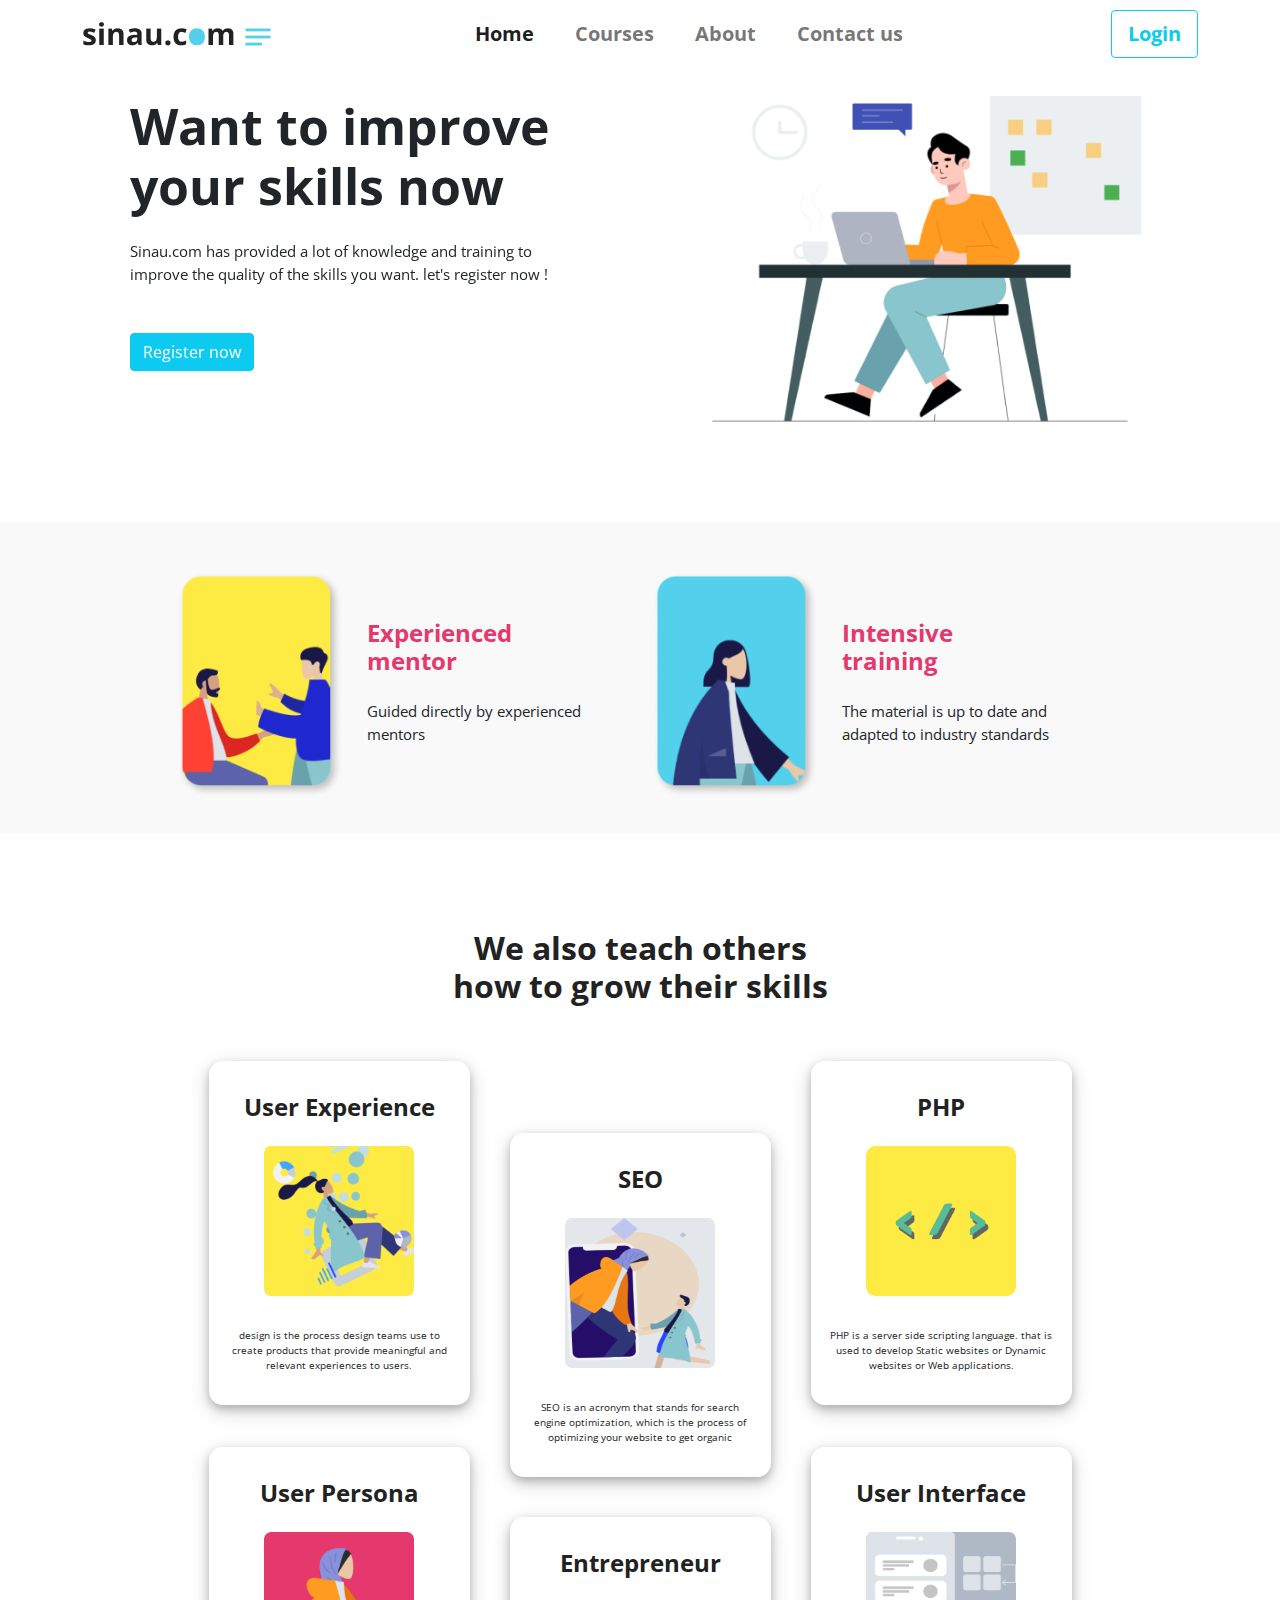
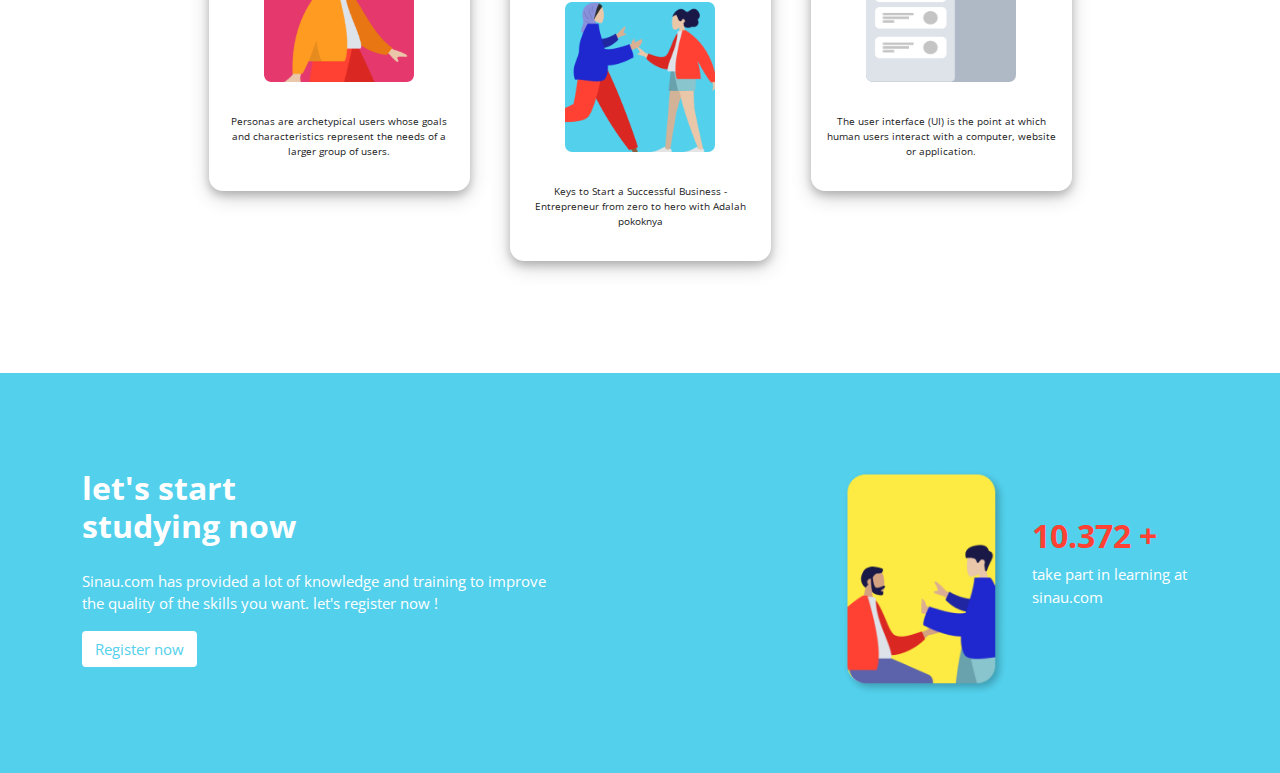
<file: index.html>
<!doctype html>
<html lang="en">

<head>
    <!-- Required meta tags -->
    <meta charset="utf-8">
    <meta name="viewport" content="width=device-width, initial-scale=1">

    <!-- Bootstrap CSS -->
    <link href="css/bootstrap.css" rel="stylesheet">


    <!-- Font Awesome -->
    <link rel="stylesheet" href="css/all.css">

    <link rel="preconnect" href="https://fonts.gstatic.com">
    <link href="https://fonts.googleapis.com/css2?family=Open+Sans:wght@300;400;600;700&display=swap" rel="stylesheet">

    <link rel="stylesheet" href="css/style.css">

    <title>sinau.com</title>
</head>

<body>
    <!-- Navbar -->
    <nav class="navbar navbar-expand-lg navbar-light fixed-top">
        <div class="container">
            <a class="navbar-brand" href="index.html" aria-current="page">
                <img src="assets/logo.png" alt="" srcset="">
            </a>
            <button class="navbar-toggler" type="button" data-bs-toggle="collapse" data-bs-target="#navbarNav"
                aria-controls="navbarNav" aria-expanded="false" aria-label="Toggle navigation">
                <span class="navbar-toggler-icon"></span>
            </button>
            <div class="collapse navbar-collapse" id="navbarNav">
                <ul class="navbar-nav mx-auto">
                    <li class="nav-item">
                        <a class="nav-link active" aria-current="page" href="#">Home</a>
                    </li>
                    <li class="nav-item">
                        <a class="nav-link" href="#courses">Courses</a>
                    </li>
                    <li class="nav-item">
                        <a class="nav-link" href="#about">About</a>
                    </li>
                    <li class="nav-item">
                        <a class="nav-link" href="#footer">Contact us</a>
                    </li>
                </ul>
                <a href="login.html" class="nav-link btn btn-outline-info">Login</a>
            </div>
        </div>
    </nav>
    <!-- Akhir Navbar -->


    <!-- Carousel -->
    <div id="carouselExampleControls" class="carousel pb-5 mt-5" data-bs-ride="carousel">
        <div class="carousel-inner">
            <div class="container">
                <div class="carousel-item active">

                    <div class="row pt-5 pb-5 justify-content-center">
                        <div class="col-9 col-sm-5 col-md-6 col-lg-5">
                            <h1 class="mb-4">Want to improve your skills now</h1>
                            <p class="mb-5">Sinau.com has provided a lot of knowledge and training to improve the
                                quality of the
                                skills you want. let's register now !</p>
                            <a href="register.html" class="btn btn-info" style="color: #ffffff;">Register now</a>
                        </div>
                        <div class="col-3 col-sm-6 col-md-5 col-lg-5 offset-1 d-none d-sm-block">
                            <img src="assets/sinau 1.png" class="img-fluid" alt="" srcset="">
                        </div>
                    </div>
                </div>
            </div>
        </div>
    </div>
    <!-- Akhir Carousel -->


    <!-- Benefit -->
    <section id="about" class="benefit p-5">
        <div class="container">
            <div class="row justify-content-center">
                <div class="col-2">
                    <img src="assets/Frame 2.png" class="img-fluid" alt="" srcset="">
                </div>
                <div class="col-3 pt-5">
                    <h4 class="pb-3">Experienced <br>mentor</h4>
                    <p>Guided directly by experienced mentors</p>
                </div>
                <div class="col-2">
                    <img src="assets/Frame 1.png" class="img-fluid" alt="" srcset="">
                </div>
                <div class=" col-3 pt-5">
                    <h4 class="pb-3">Intensive <br>training</h4>
                    <p>The material is up to date and adapted to industry standards</p>
                </div>
            </div>
        </div>
    </section>
    <!-- Akhir Benefit -->


    <!-- Teach -->
    <section id="courses" class="teach p-5">
        <div class="container">
            <div class="row mb-5 pt-5">
                <div class="col text-center">
                    <h2>We also teach others <br>how to grow their skills</h2>
                </div>
            </div>

            <div class="row justify-content-center">
                <div class="col-3">
                    <figure class="figure text-center p-3">
                        <figcaption class="figure-caption p-3">
                            <h4>User Experience</h4>
                        </figcaption>
                        <div class="figure-img">
                            <img src="assets/ux.png"
                                style="width: 150px; height: 150px; background-color: #FDEA42; border-radius: 7px;"
                                class="figure-img img-fluid" alt="...">
                            <a href="" class="d-flex justify-content-center">
                                <img src="assets/deetail.png" class="align-self-lg-center" alt="">
                            </a>
                        </div>
                        <figcaption class="figure-caption pt-3">
                            <p>design is the process design teams use to create products that provide meaningful and
                                relevant experiences to users.</p>
                        </figcaption>
                    </figure>
                </div>
                <div class="col-3 mt-5 mx-3 pt-4">
                    <figure class="figure text-center p-3">
                        <figcaption class="figure-caption p-3">
                            <h4>SEO</h4>
                        </figcaption>
                        <div class="figure-img">
                            <img src="assets/seo.png"
                                style="width: 150px; height: 150px; background-color: #E3E7EC; border-radius: 7px;"
                                class="figure-img img-fluid" alt="...">
                            <a href="detail.html" class="d-flex justify-content-center">
                                <img src="assets/deetail.png" class="align-self-lg-center" alt="">
                            </a>
                        </div>
                        <figcaption class="figure-caption pt-3">
                            <p>SEO is an acronym that stands for search engine optimization, which is the process of
                                optimizing your website to get organic</p>
                        </figcaption>
                    </figure>
                </div>
                <div class="col-3">
                    <figure class="figure text-center p-3">
                        <figcaption class="figure-caption p-3">
                            <h4>PHP</h4>
                        </figcaption>
                        <div class="figure-img">
                            <img src="assets/php.png" style="width: 150px; height: 150px;" class="figure-img img-fluid"
                                alt="...">
                            <a href="detail.html" class="d-flex justify-content-center">
                                <img src="assets/deetail.png" class="align-self-lg-center" alt="">
                            </a>
                        </div>
                        <figcaption class="figure-caption pt-3">
                            <p>PHP is a server side scripting language. that is used to develop Static websites or
                                Dynamic websites or Web applications.</p>
                        </figcaption>
                    </figure>
                </div>
            </div>

            <div class="row justify-content-center pt-4">
                <div class="col-3" style="margin-top: -70px;">
                    <figure class="figure text-center p-3">
                        <figcaption class="figure-caption p-3">
                            <h4>User Persona</h4>
                        </figcaption>
                        <div class="figure-img">
                            <img src="assets/up.png" style="width: 150px; height: 150px;" class="figure-img img-fluid"
                                alt="...">
                            <a href="detail.html" class="d-flex justify-content-center">
                                <img src="assets/deetail.png" class="align-self-lg-center" alt="">
                            </a>
                        </div>
                        <figcaption class="figure-caption pt-3">
                            <p>Personas are archetypical users whose goals and characteristics represent the needs of a
                                larger group of users.</p>
                        </figcaption>
                    </figure>
                </div>
                <div class="col-3  mx-3">
                    <figure class="figure text-center p-3">
                        <figcaption class="figure-caption p-3">
                            <h4>Entrepreneur</h4>
                        </figcaption>
                        <div class="figure-img">
                            <img src="assets/bisnis.png"
                                style="width: 150px; height: 150px; background-color: #53D0EC; border-radius: 7px;"
                                class="figure-img img-fluid" alt="...">
                            <a href="detail.html" class="d-flex justify-content-center">
                                <img src="assets/deetail.png" class="align-self-lg-center" alt="">
                            </a>
                        </div>
                        <figcaption class="figure-caption pt-3">
                            <p>Keys to Start a Successful Business - Entrepreneur from zero to hero with Adalah pokoknya
                            </p>
                        </figcaption>
                    </figure>
                </div>
                <div class="col-3" style="margin-top: -70px;">
                    <figure class="figure text-center p-3">
                        <figcaption class="figure-caption p-3">
                            <h4>User Interface</h4>
                        </figcaption>
                        <div class="figure-img">
                            <img src="assets/ui.png"
                                style="width: 150px; height: 150px; background-color: #AFB9C5; border-radius: 7px;"
                                class="figure-img img-fluid" alt="...">
                            <a href="detail.html" class="d-flex justify-content-center">
                                <img src="assets/deetail.png" class="align-self-lg-center" alt="">
                            </a>
                        </div>
                        <figcaption class="figure-caption pt-3">
                            <p>The user interface (UI) is the point at which human users interact with a computer,
                                website or application.</p>
                        </figcaption>
                    </figure>
                </div>
            </div>
        </div>
    </section>
    <!-- Akhir Teach -->


    <!-- Footer -->
    <footer id="footer" class="footer mt-5">
        <div class="container">
            <div class="row pt-5 pb-5 justify-content-between">
                <div class="col-8 pt-5">
                    <h2 class="mb-4">let's start <br> studying now</h2>
                    <p class="">Sinau.com has provided a lot of knowledge and training to improve <br>
                        the quality of the skills you want. let's register now !</p>
                    <a href="register.html" class="btn"
                        style="color: #53D0EC; background-color: #ffffff; font-size: 15px;">Register
                        now</a>
                </div>
                <div class="col-2 pt-5">
                    <img src="assets/Frame 2.png" class="img-fluid" alt="" srcset="">
                </div>
                <div class="col-2 pt-5">
                    <h2 class="pt-5" style="color: #FF4133; font-weight: 700;">10.372 +</h2>
                    <p>take part in learning at sinau.com</p>
                </div>
            </div>
        </div>
    </footer>
    <!-- Akhir Footer -->



    <!-- Optional JavaScript; choose one of the two! -->

    <!-- Option 1: Bootstrap Bundle with Popper -->
    <script src="js/bootstrap.js"></script>

    <!-- Option 2: Separate Popper and Bootstrap JS -->

    <script src="js/jquery-3.5.1.min.js"></script>
    <script src="js/popper.min.js"></script>
    <script src="js/all.js"></script>

</body>

</html>
</file>
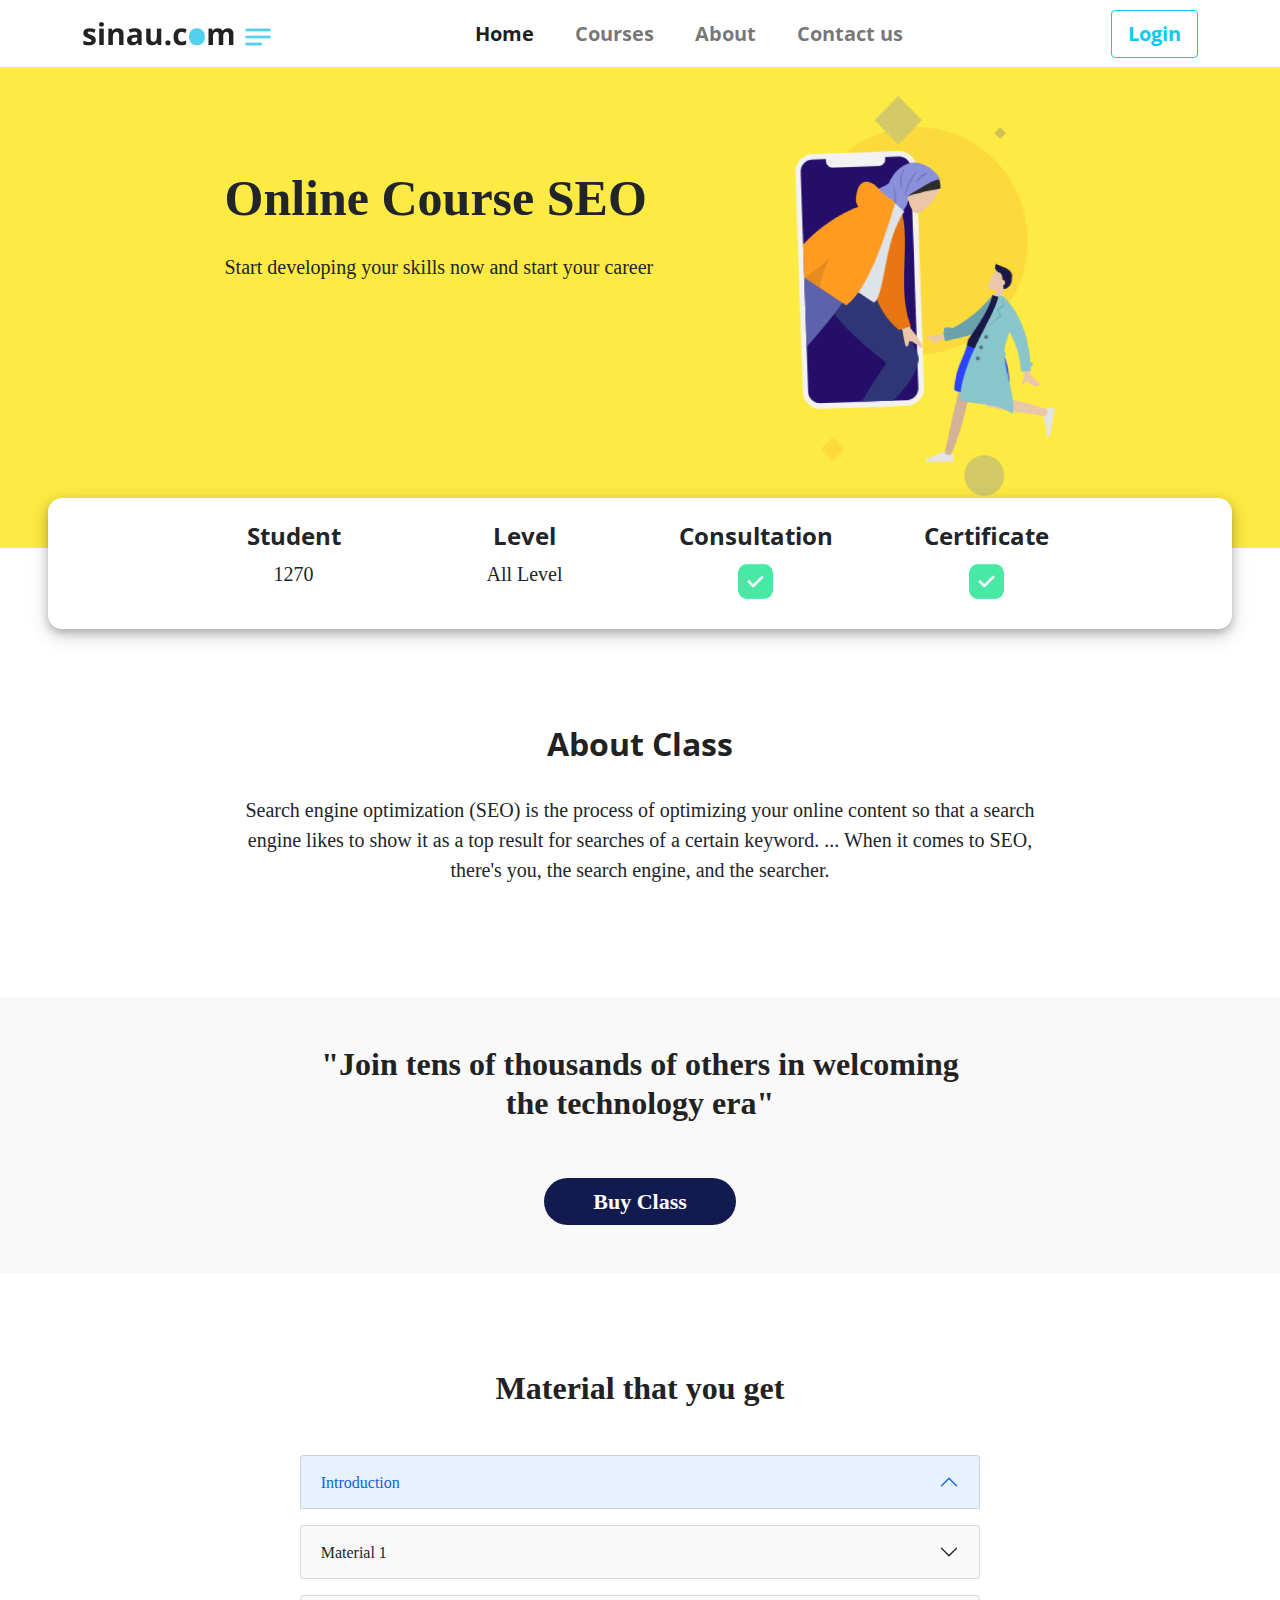
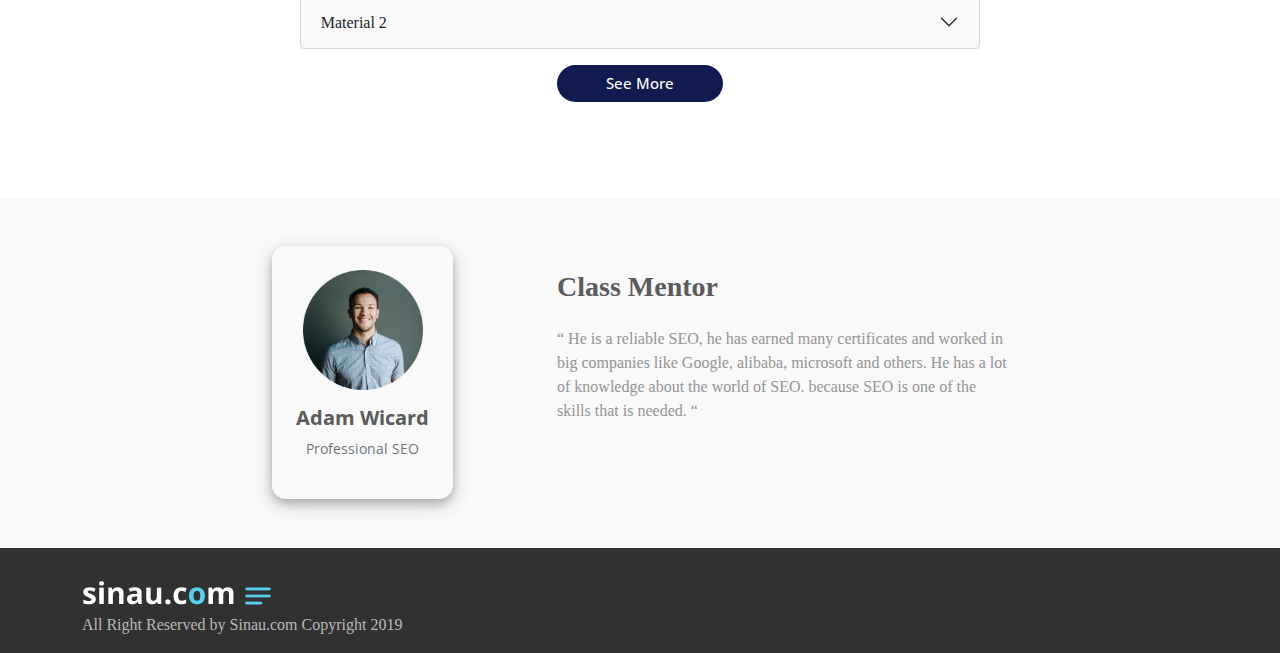
<file: detail.html>
<!doctype html>
<html lang="en">

<head>
    <!-- Required meta tags -->
    <meta charset="utf-8">
    <meta name="viewport" content="width=device-width, initial-scale=1">

    <!-- Bootstrap CSS -->
    <link href="css/bootstrap.css" rel="stylesheet">


    <!-- Font Awesome -->
    <link rel="stylesheet" href="css/all.css">

    <link rel="preconnect" href="https://fonts.gstatic.com">
    <link href="https://fonts.googleapis.com/css2?family=Open+Sans:wght@300;400;600;700&display=swap" rel="stylesheet">

    <link rel="stylesheet" href="css/style.css">

    <title>sinau.com</title>
</head>

<body>
    <!-- Navbar -->
    <nav class="navbar navbar-expand-lg navbar-light fixed-top">
        <div class="container">
            <a class="navbar-brand" href="index.html" aria-current="page">
                <img src="assets/logo.png" alt="" srcset="">
            </a>
            <button class="navbar-toggler" type="button" data-bs-toggle="collapse" data-bs-target="#navbarNav"
                aria-controls="navbarNav" aria-expanded="false" aria-label="Toggle navigation">
                <span class="navbar-toggler-icon"></span>
            </button>
            <div class="collapse navbar-collapse" id="navbarNav">
                <ul class="navbar-nav mx-auto">
                    <li class="nav-item">
                        <a class="nav-link active" aria-current="page" href="index.html">Home</a>
                    </li>
                    <li class="nav-item">
                        <a class="nav-link" href="index.html#courses">Courses</a>
                    </li>
                    <li class="nav-item">
                        <a class="nav-link" href="index.html#about">About</a>
                    </li>
                    <li class="nav-item">
                        <a class="nav-link" href="index.html#footer">Contact us</a>
                    </li>
                </ul>
                <a href="login.html" class="nav-link btn btn-outline-info">Login</a>
            </div>
        </div>
    </nav>
    <!-- Akhir Navbar -->


    <!-- header -->
    <section class="header mt-5">
        <div class="container">
            <div class="row pt-5 pb-5 justify-content-center">
                <div class="col-9 col-sm-5 col-md-6 col-lg-5">
                    <h1 class="mb-4 mt-5 pt-4">Online Course SEO</h1>
                    <p class="mb-5">Start developing your skills now and start
                        your career</p>
                </div>
                <div class="col-3 col-sm-6 col-md-5 col-lg-3 offset-1 d-none d-sm-block">
                    <img src="assets/seo2.png" style="height: 400px;" class="img-fluid" alt="" srcset="">
                </div>
            </div>
        </div>
    </section>
    <!-- akhir header -->


    <!-- fasilitas -->
    <section class="fasilitas mx-5 mb-5" style="margin-top: -50px; background-color: #ffffff;">
        <div class="container">
            <div class="row text-center mx-5 px-5">
                <div class="col-3 p-4">
                    <h4>Student</h4>
                    <p>1270</p>
                </div>
                <div class="col-3 p-4">
                    <h4>Level</h4>
                    <p>All Level</p>
                </div>
                <div class="col-3 p-4">
                    <h4>Consultation</h4>
                    <img src="assets/Tick Square.png" style="width: 45px; height: 45px;" alt="">
                </div>
                <div class="col-3 p-4">
                    <h4>Certificate</h4>
                    <img src="assets/Tick Square.png" style="width: 45px; height: 45px;" alt="">
                </div>
            </div>
        </div>
    </section>
    <!-- akhir fasilitas -->


    <!-- about -->
    <section class="about align-self-center align-content-center justify-content-center p-5">
        <div class="container align-self-center align-content-center justify-content-center">
            <div class="row text-center align-self-center align-content-center justify-content-center">
                <div class="col-9">
                    <h2 class="pb-4">About Class</h2>
                    <p>Search engine optimization (SEO) is the process of optimizing your online content so that a
                        search engine likes to show it as a top result for searches of a certain keyword. ... When it
                        comes to SEO, there's you, the search engine, and the searcher.</p>
                </div>
            </div>
        </div>
    </section>
    <!-- akhir about -->


    <!-- buy -->
    <section class="buy p-5 mt-5">
        <div class="container">
            <div class="row text-center justify-content-center">
                <div class="col-7">
                    <h2>"Join tens of thousands of others in
                        welcoming the technology era"</h2>
                    <a href="" class="btn px-5 mt-5"
                        style="color: #ffffff; background-color: #111B50; border-radius: 50px; font-weight: 700; font-size: 22px;">Buy
                        Class</a>
                </div>
            </div>
        </div>
    </section>
    <!-- Akhir buy -->


    <!-- material -->
    <section class="material p-5 mt-5">
        <div class="conttainer">
            <div class="row text-center justify-content-center">
                <div class="col-7">
                    <h2>Material that you get</h2>
                    <div class="accordion mt-5" id="accordionExample">
                        <div class="accordion-item">
                            <h2 class="accordion-header" id="headingOne" style="background-color: #F9F9F9;">
                                <button class="accordion-button" type="button" data-bs-toggle="collapse"
                                    data-bs-target="#collapseOne" aria-expanded="true" aria-controls="collapseOne">
                                    Introduction
                                </button>
                            </h2>
                            <div id="collapseOne" class="accordion-body collapse" aria-labelledby="headingOne"
                                data-bs-parent="#accordionExample">
                                <div class="accordion-body">
                                    <ul class="list-group">
                                        <li class="list-group-item d-flex justify-content-between align-items-center"
                                            style="background-color: #F9F9F9;">
                                            What is SEO ?
                                            <span class="badge bg-primary rounded-pill">2</span>
                                        </li>
                                    </ul>
                                </div>
                            </div>
                        </div>
                    </div>
                    <div class="accordion mt-3" id="accordionExample">
                        <div class="accordion-item">
                            <h2 class="accordion-header" id="headingTwo" style="background-color: #F9F9F9;">
                                <button class="accordion-button collapsed" type="button" data-bs-toggle="collapse"
                                    data-bs-target="#collapseTwo" aria-expanded="false" aria-controls="collapseTwo">
                                    Material 1
                                </button>
                            </h2>
                            <div id="collapseTwo" class="accordion-body collapse" aria-labelledby="headingTwo"
                                data-bs-parent="#accordionExample">
                                <div class="accordion-body">
                                    <ul class="list-group">
                                        <li class="list-group-item d-flex justify-content-between align-items-center"
                                            style="background-color: #F9F9F9;">
                                            Tools
                                            <span class="badge bg-primary rounded-pill">3</span>
                                        </li>
                                    </ul>
                                    <ul class="list-group mt-2">
                                        <li class="list-group-item d-flex justify-content-between align-items-center"
                                            style="background-color: #F9F9F9;">
                                            Dapibus ac facilisis in
                                            <span class="badge bg-primary rounded-pill">6</span>
                                        </li>
                                    </ul>
                                    <ul class="list-group mt-2">
                                        <li class="list-group-item d-flex justify-content-between align-items-center"
                                            style="background-color: #F9F9F9;">
                                            Morbi leo risus
                                            <span class="badge bg-primary rounded-pill">5</span>
                                        </li>
                                    </ul>
                                </div>
                            </div>
                        </div>
                    </div>
                    <div class="accordion mt-3" id="accordionExample">
                        <div class="accordion-item">
                            <h2 class="accordion-header" id="headingThree" style="background-color: #F9F9F9;">
                                <button class="accordion-button collapsed" type="button" data-bs-toggle="collapse"
                                    data-bs-target="#collapseThree" aria-expanded="false" aria-controls="collapseThree">
                                    Material 2
                                </button>
                            </h2>
                            <div id="collapseThree" class="accordion-body collapse" aria-labelledby="headingThree"
                                data-bs-parent="#accordionExample">
                                <div class="accordion-body">
                                    <ul class="list-group">
                                        <li class="list-group-item d-flex justify-content-between align-items-center"
                                            style="background-color: #F9F9F9;">
                                            Cras justo odio
                                            <span class="badge bg-primary rounded-pill">6</span>
                                        </li>
                                    </ul>
                                    <ul class="list-group mt-2">
                                        <li class="list-group-item d-flex justify-content-between align-items-center"
                                            style="background-color: #F9F9F9;">
                                            Dapibus ac facilisis in
                                            <span class="badge bg-primary rounded-pill">4</span>
                                        </li>
                                    </ul>
                                    <ul class="list-group mt-2">
                                        <li class="list-group-item d-flex justify-content-between align-items-center"
                                            style="background-color: #F9F9F9;">
                                            Morbi leo risus
                                            <span class="badge bg-primary rounded-pill">9</span>
                                        </li>
                                    </ul>
                                </div>
                            </div>
                        </div>
                    </div>
                    <a href="" class="btn px-5 mt-3"
                        style="color: #ffffff; background-color: #111B50; border-radius: 50px; font-weight: 500; font-size: 15px;">See
                        More</a>
                </div>
            </div>
        </div>
    </section>
    <!-- akhir material -->


    <!-- mentor -->
    <section id="mentor" class="mentor pt-5 mt-5">
        <div class="container">
            <div class="row justify-content-center">
                <div class="col-3">
                    <figure class="figure text-center p-4">
                        <div class="figure-img">
                            <img src="assets/mentor.png" style="width: 120px; height: 120px;"
                                class="figure-img img-fluid" alt="...">
                        </div>
                        <figcaption class="figure-caption">
                            <h5 style="color: #5B5B5B; font-weight: 700;">Adam Wicard</h5>
                            <p>Professional SEO</p>
                        </figcaption>
                    </figure>
                </div>
                <div class="col-5 pt-4">
                    <h3 class="pb-3" style="color: #5B5B5B; font-weight: 800; font-family: 'Poppins';">Class Mentor</h3>
                    <p style="color: #949494; font-family: 'Poppins';">“ He is a reliable SEO, he has earned many
                        certificates and worked in big
                        companies like Google,
                        alibaba, microsoft and others. He has a lot of knowledge about the world of SEO. because SEO is
                        one of the skills that is needed. “</p>
                </div>
            </div>
        </div>
    </section>
    <!-- akhir mentor -->


    <!-- Footer -->
    <footer id="footer" class="footerku" style="background-color: #313131;">
        <div class="container">
            <div class="row">
                <div class="col pt-4">
                    <img src="assets/logo2.png" alt="">
                    <p class="" style="color: #B9B9B9; font-family: 'Poppins'; font-weight: 300;">All Right Reserved by
                        Sinau.com Copyright 2019</p>
                </div>
            </div>
        </div>
    </footer>
    <!-- Akhir Footer -->



    <!-- Optional JavaScript; choose one of the two! -->

    <!-- Option 1: Bootstrap Bundle with Popper -->
    <script src="js/bootstrap.js"></script>

    <!-- Option 2: Separate Popper and Bootstrap JS -->

    <script src="js/jquery-3.5.1.min.js"></script>
    <script src="js/popper.min.js"></script>
    <script src="js/all.js"></script>

</body>

</html>
</file>
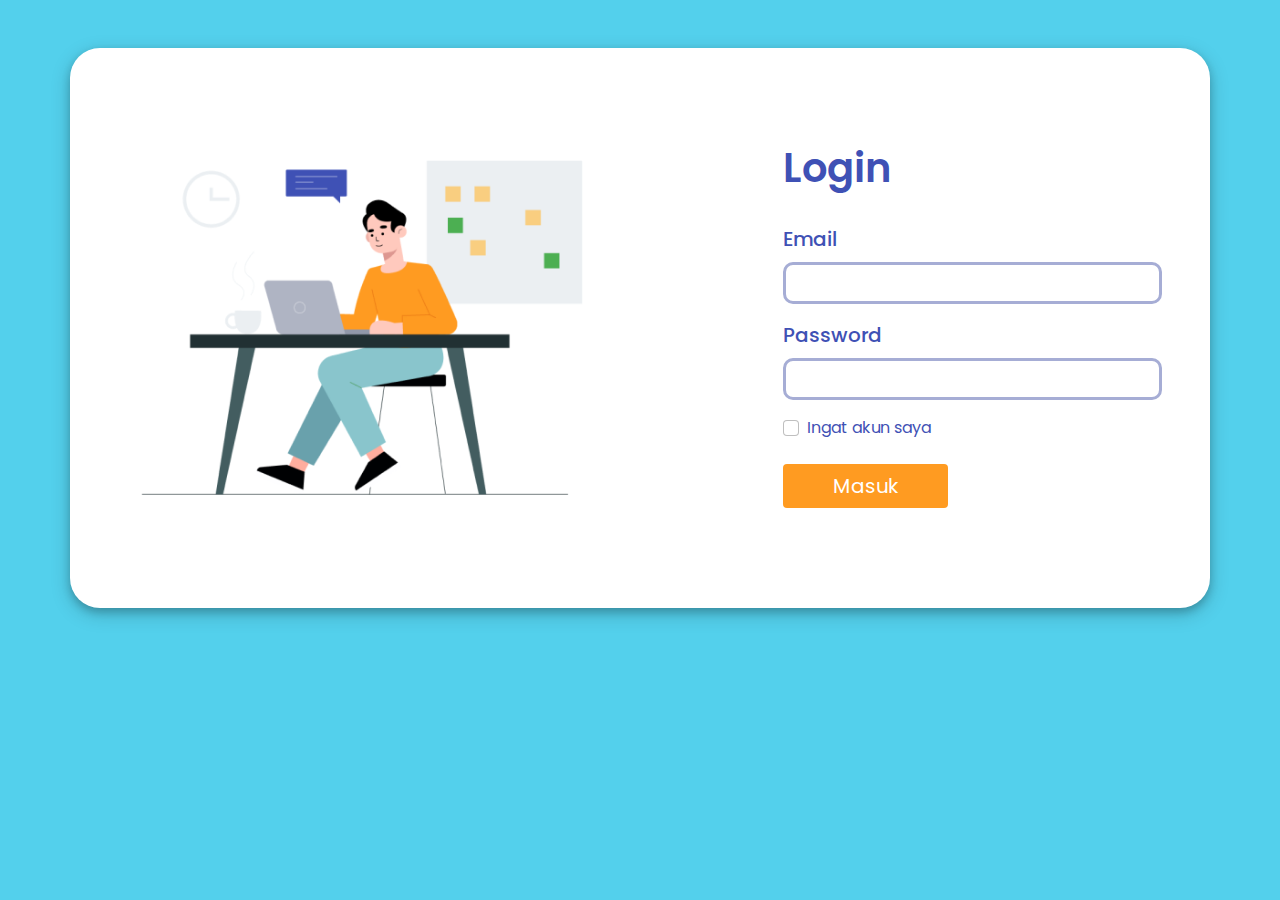
<file: login.html>
<!doctype html>
<html lang="en">

<head>
    <!-- Required meta tags -->
    <meta charset="utf-8">
    <meta name="viewport" content="width=device-width, initial-scale=1">

    <!-- Bootstrap CSS -->
    <link href="css/bootstrap.css" rel="stylesheet">


    <!-- Font Awesome -->
    <link rel="stylesheet" href="css/all.css">

    <link rel="preconnect" href="https://fonts.gstatic.com">
    <link href="https://fonts.googleapis.com/css2?family=Poppins:wght@400;500;600;700&display=swap" rel="stylesheet">

    <!-- <link rel="stylesheet" href="css/style.css"> -->

    <title>login</title>
</head>
<style>
    * {
        padding: 0;
        margin: 0;
        box-sizing: border-box;
    }

    body {
        background-color: #53D0EC;
        font-family: 'Poppins', sans-serif;
        overflow: hidden;
    }

    .figure {
        position: absolute;
        top: 0;
        left: 0;
        right: 0;
        bottom: 0;
    }

    .row {
        background-color: #ffffff;
        border-radius: 30px;
        box-shadow: 0 4px 8px 0 rgba(0, 0, 0, 0.2), 0 6px 20px 0 rgba(0, 0, 0, 0.19);
    }

    .form h1 {
        font-weight: 600;
        color: #3F51B5;
    }

    .form-label {
        color: #3F51B5;
        font-weight: 500;
        font-size: 20px;
    }

    .form-control {
        border-color: #A6ADD5;
        border-width: 3px;
        border-radius: 10px;
    }
</style>

<body>

    <section class="form">
        <div class="container">
            <div class="row no-gutters mt-5">
                <div class="col-7">
                    <img src="assets/sinau 2.png" style="height: 560px;" class="img-fluid" alt="">
                </div>
                <div class="col-5 p-5 mt-5">
                    <h1 class="pb-4">Login</h1>
                    <form action="">
                        <div class="mb-3">
                            <label for="exampleInputEmail1" class="form-label">Email</label>
                            <input type="email" class="form-control">
                        </div>
                        <div class="mb-3">
                            <label for="exampleInputPassword1" class="form-label">Password</label>
                            <input type="password" class="form-control" id="exampleInputPassword1">
                        </div>
                        <div class="mb-4 form-check">
                            <input type="checkbox" class="form-check-input" id="exampleCheck1">
                            <label class="form-check-label" for="exampleCheck1" style="color: #3F51B5;">Ingat akun
                                saya</label>
                        </div>
                        <a href="index.html" class="btn btn"
                            style="background-color: #FF9B21; font-size: 20px; font-weight: 400; color: #ffffff; width: 165px;">Masuk</a>
                </div>
            </div>
        </div>
    </section>

    <!-- Optional JavaScript; choose one of the two! -->

    <!-- Option 1: Bootstrap Bundle with Popper -->
    <script src="js/bootstrap.js"></script>

    <!-- Option 2: Separate Popper and Bootstrap JS -->

    <script src="js/jquery-3.5.1.min.js"></script>
    <script src="js/popper.min.js"></script>
    <script src="js/all.js"></script>

</body>

</html>
</file>
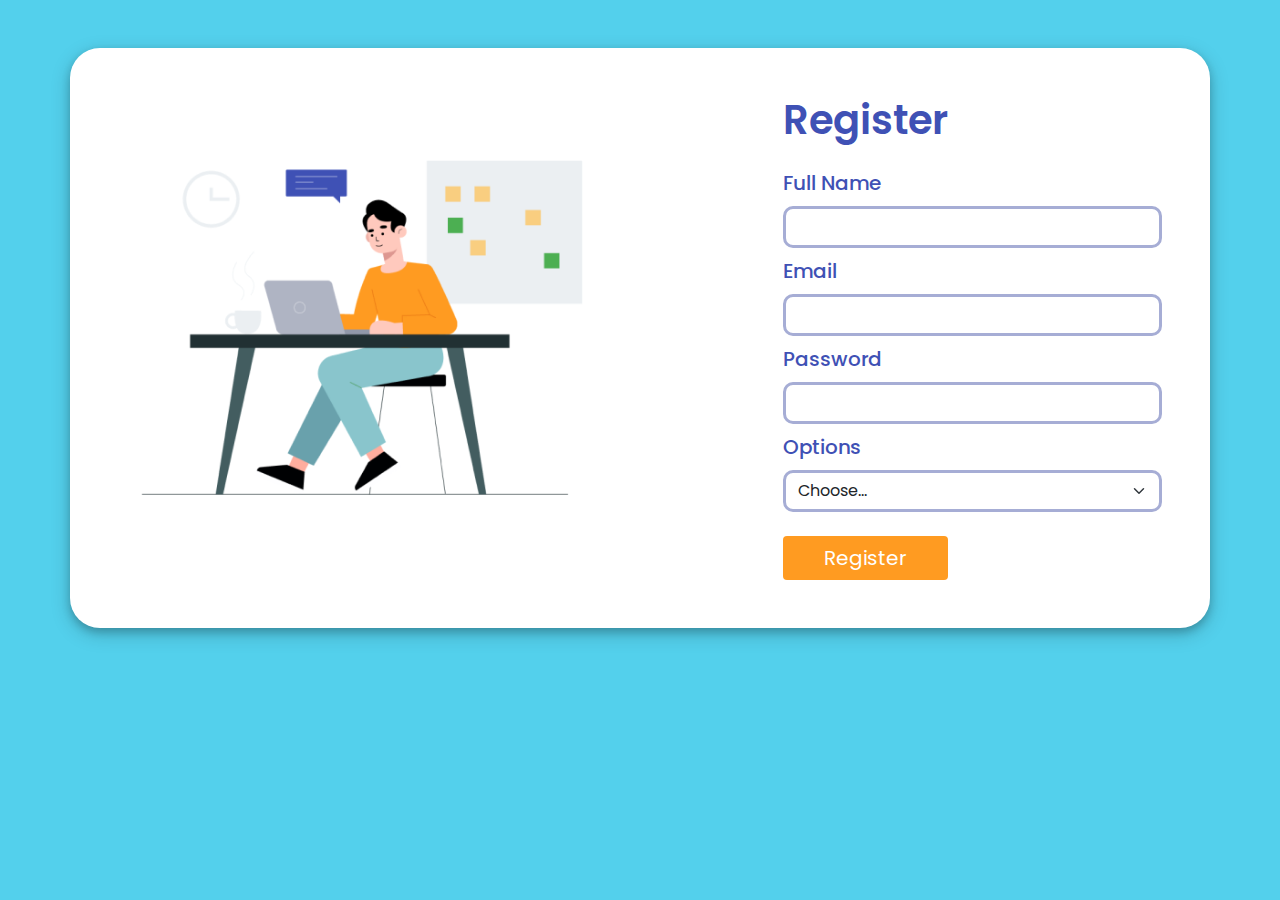
<file: register.html>
<!doctype html>
<html lang="en">

<head>
    <!-- Required meta tags -->
    <meta charset="utf-8">
    <meta name="viewport" content="width=device-width, initial-scale=1">

    <!-- Bootstrap CSS -->
    <link href="css/bootstrap.css" rel="stylesheet">


    <!-- Font Awesome -->
    <link rel="stylesheet" href="css/all.css">

    <link rel="preconnect" href="https://fonts.gstatic.com">
    <link href="https://fonts.googleapis.com/css2?family=Poppins:wght@400;500;600;700&display=swap" rel="stylesheet">

    <!-- <link rel="stylesheet" href="css/style.css"> -->

    <title>login</title>
</head>
<style>
    * {
        padding: 0;
        margin: 0;
        box-sizing: border-box;
    }

    body {
        background-color: #53D0EC;
        font-family: 'Poppins', sans-serif;
        overflow: hidden;
    }

    .figure {
        position: absolute;
        top: 0;
        left: 0;
        right: 0;
        bottom: 0;
    }

    .row {
        background-color: #ffffff;
        border-radius: 30px;
        box-shadow: 0 4px 8px 0 rgba(0, 0, 0, 0.2), 0 6px 20px 0 rgba(0, 0, 0, 0.19);
    }

    .form h1 {
        font-weight: 600;
        color: #3F51B5;
    }

    .form-label {
        color: #3F51B5;
        font-weight: 500;
        font-size: 20px;
    }

    .form-control,
    .form-select {
        border-color: #A6ADD5;
        border-width: 3px;
        border-radius: 10px;
    }
</style>

<body>

    <section class="form">
        <div class="container">
            <div class="row no-gutters mt-5">
                <div class="col-7">
                    <img src="assets/sinau 2.png" style="height: 560px;" class="img-fluid" alt="">
                </div>
                <div class="col-5 p-5">
                    <h1 class="pb-3">Register</h1>
                    <form action="">
                        <div class="mb-2">
                            <label for="exampleInputEmail1" class="form-label">Full Name</label>
                            <input type="text" class="form-control">
                        </div>
                        <div class="mb-2">
                            <label for="exampleInputEmail1" class="form-label">Email</label>
                            <input type="email" class="form-control">
                        </div>
                        <div class="mb-2">
                            <label for="exampleInputPassword1" class="form-label">Password</label>
                            <input type="password" class="form-control" id="exampleInputPassword1">
                        </div>
                        <label class="form-label" for="inputGroupSelect02">Options</label>
                        <div class="input-group mb-4">
                            <select class="form-select" id="inputGroupSelect02">
                                <option selected>Choose...</option>
                                <option value="1">Student</option>
                                <option value="2">Intrukctor</option>
                                <option value="3">Mentor</option>
                                <option value="3">Creator</option>
                            </select>
                        </div>
                        <a href="login.html" class="btn btn"
                            style="background-color: #FF9B21; font-size: 20px; font-weight: 400; color: #ffffff; width: 165px;">Register</a>
                </div>
            </div>
        </div>
    </section>

    <!-- Optional JavaScript; choose one of the two! -->

    <!-- Option 1: Bootstrap Bundle with Popper -->
    <script src="js/bootstrap.js"></script>

    <!-- Option 2: Separate Popper and Bootstrap JS -->

    <script src="js/jquery-3.5.1.min.js"></script>
    <script src="js/popper.min.js"></script>
    <script src="js/all.js"></script>

</body>

</html>
</file>
<file: css/style.css>
body{
    font-family: 'Open Sans', sans-serif;
}

.navbar{
    background-color: #ffffff;
}

.nav-item{
    margin-right: 25px;
    font-weight: 700;
    font-size: 20px;
}

.nav-link{
    font-size: 20px;
    font-weight: 700;
}


/* Carousel */
.carousel h1{
    font-weight: 700;
    font-size: 50px;
}
.carousel p, .footer p{
    font-weight: 400;
    font-size: 15px;
}

/* Benefit */
.benefit{
    background-color: #f9f9f9;
    height: 310px;
}
.benefit h4{
    font-weight: 700;
    color: #E5386D;
}
.benefit p{
    font-weight: 400;
    font-size: 15px;
}

/* Teach */
.teach h4,h2{
    font-weight: 700;
    color: #222222;
}
.teach p{
    font-weight: 400;
    color: #222222;
    font-size: 10px;
}

.figure, .fasilitas{
    border-radius: 14px;
    box-shadow: 0 4px 8px 0 rgba(0, 0, 0, 0.2), 0 6px 20px 0 rgba(0, 0, 0, 0.19);
}
.figure-img{
    position: relative;
}
.figure-img a{
    position: absolute;
    top: 0;
    left: 39px;
    right: 39px;
    bottom: 8px;
    border-radius: 7px;
    background-color: rgba(0, 0, 0, 0.7);
    opacity: 0;
    transition: opacity 0.3;
}
.figure-img:hover a{
    opacity: 1;
}

.footer{
    height: 400px;
    background-color: #53D0EC;
    color: #ffffff;
}
.footer h2{
    color: #ffffff;
    font-weight: 700;
}

.header{
    background-color: #FDEA42;
    height: 500px;
}
.header h1{
    font-weight: 700;
    font-size: 50px;
    font-family: 'Montserrat';
}
.header p{
    font-weight: 300;
    font-size: 20px;
    font-family: 'Poppins';
}

.fasilitas h4, .material h2{
    /* font-size: 25px; */
    font-weight: 700;
}
.fasilitas p{
    font-family: 'Poppins';
    font-size: 20px;
    font-weight:400;
}
.about p{
    font-family: 'Poppins';
    font-size: 20px;
    font-weight:500;
}
.buy{
    font-family: 'Poppins';
    font-weight: 700;
    background-color: #F9F9F9;
}
.mentor{
    background-color: #f9f9f9;
    height: 350px;
}
.material h2{
    font-family: 'Poppins';
    font-weight: 700;
}
</file>
